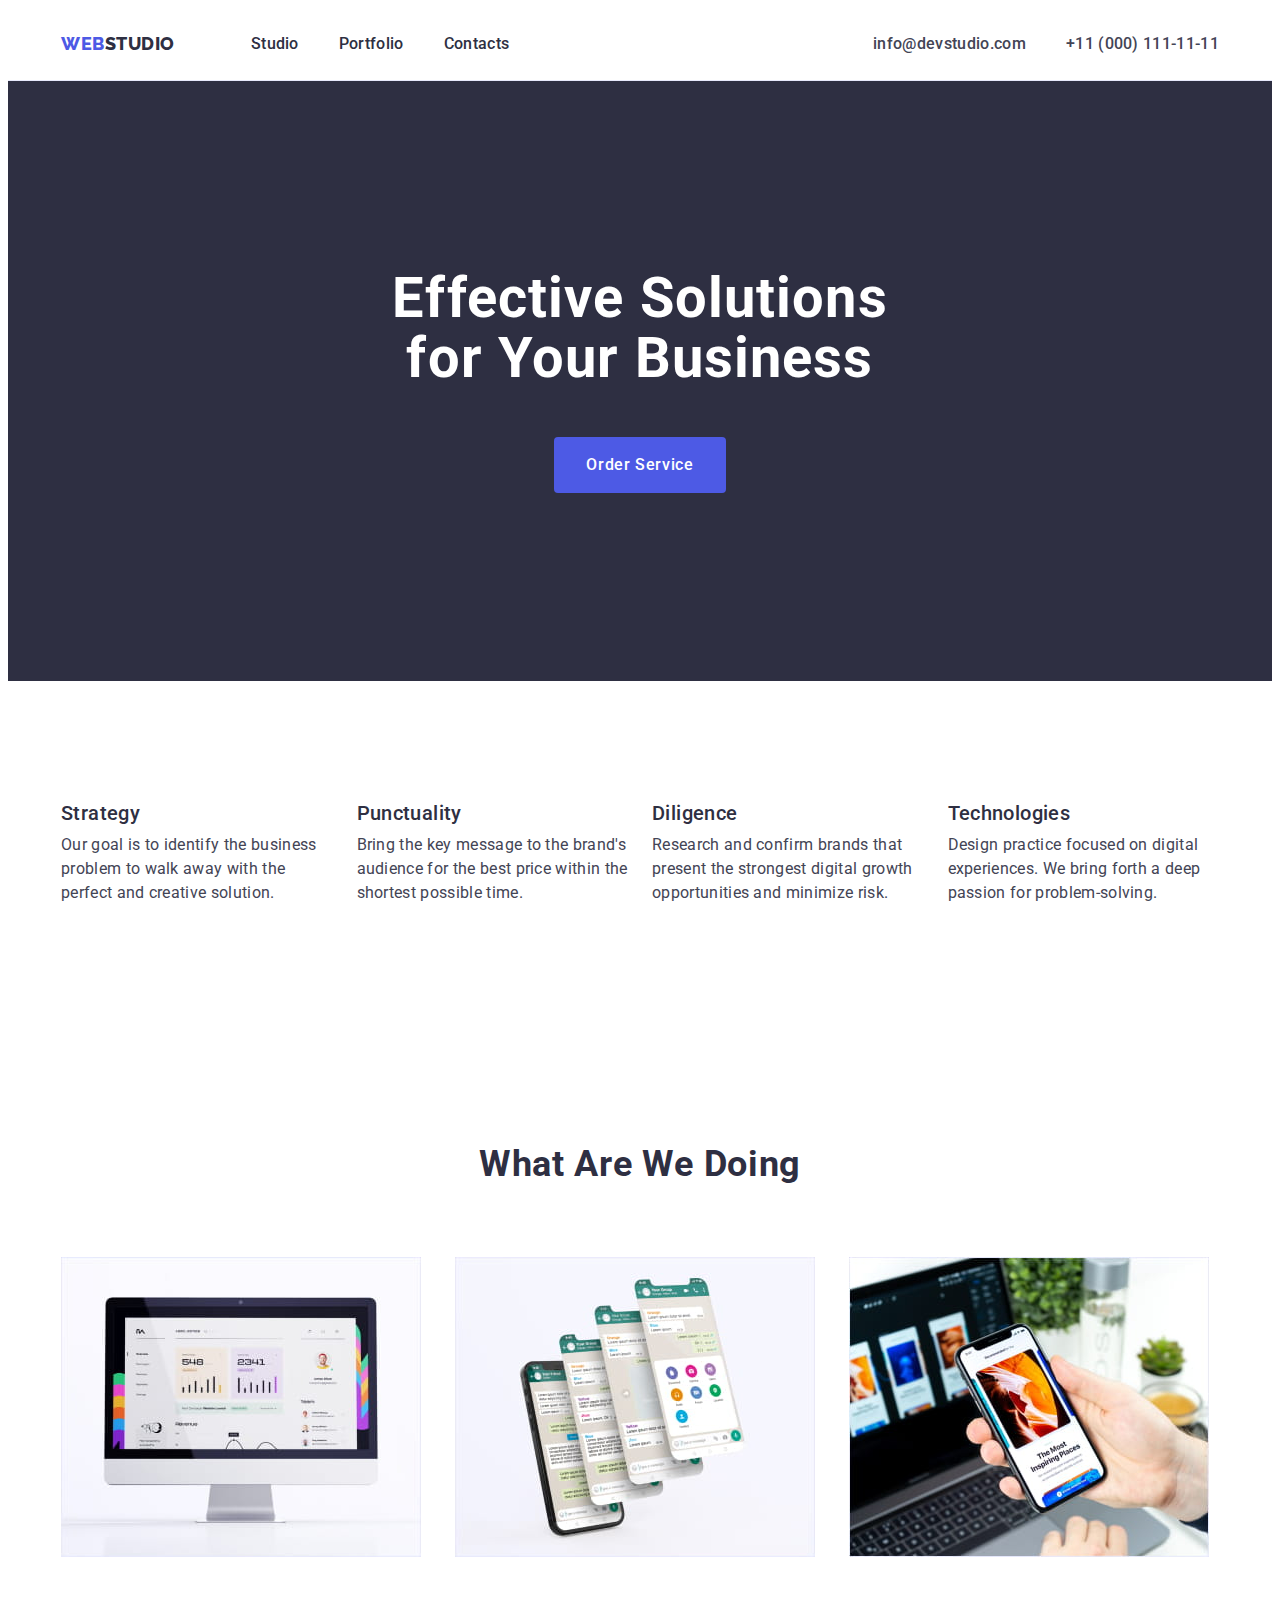
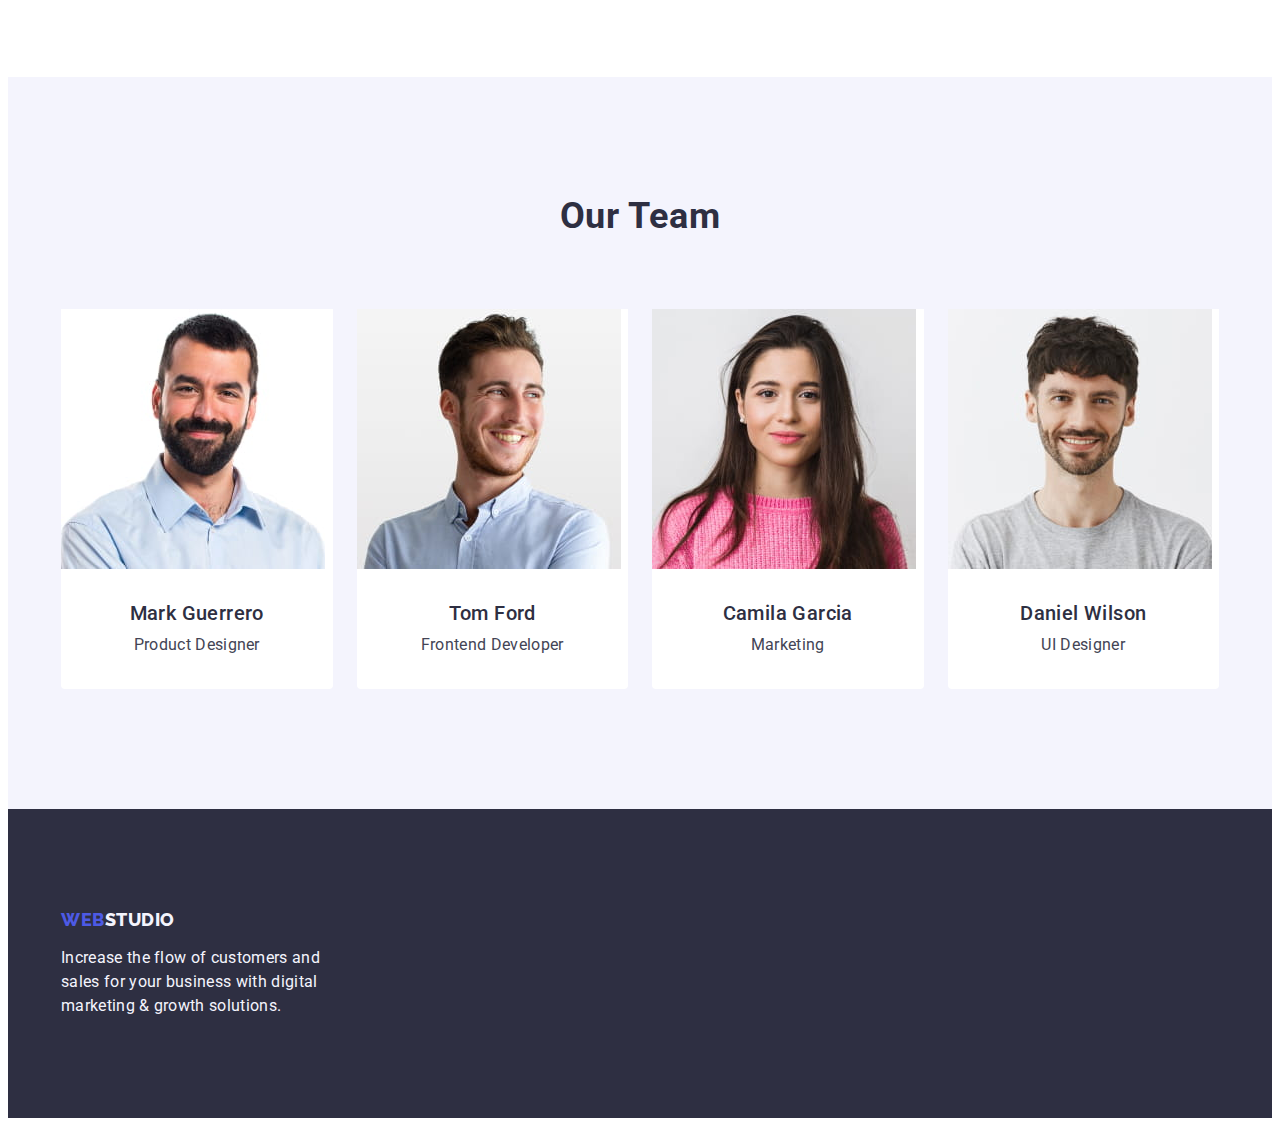
<file: index.html>
<!DOCTYPE html>
<html lang="en">
  <head>
    <meta charset="UTF-8" />
    <meta name="viewport" content="width=device-width, initial-scale=1.0" />
    <title>WEBSTUDIO</title>
    <link rel="preconnect" href="https://fonts.googleapis.com" />
    <link rel="preconnect" href="https://fonts.gstatic.com" crossorigin />
    <link
      href="https://fonts.googleapis.com/css2?family=Raleway:wght@800&family=Roboto:wght@400;500;700;900&display=swap"
      rel="stylesheet"
    />
    <link
      rel="stylesheet"
      href="https://cdnjs.cloudflare.com/ajax/libs/modern-normalize/2.0.0/modern-normalize.min.css"
      integrity="sha512-4xo8blKMVCiXpTaLzQSLSw3KFOVPWhm/TRtuPVc4WG6kUgjH6J03IBuG7JZPkcWMxJ5huwaBpOpnwYElP/m6wg=="
      crossorigin="anonymous"
      referrerpolicy="no-referrer"
    />
    <link href="./css/styles.css" rel="stylesheet" />
  </head>

  <body>
    <header class="header">
      <div class="container wraper-header">
        <nav class="list-menu">
          <a class="logo link" href="./index.html"
            >Web<span class="logo-span">Studio</span></a
          >
          <ul class="ul-logo list">
            <li class="header-navigation">
              <a href="./index.html" class="linc-navigation link">Studio</a>
            </li>
            <li class="header-navigation">
              <a href="./portfolio.html" class="linc-navigation link"
                >Portfolio</a
              >
            </li>
            <li class="header-navigation">
              <a href="" class="linc-navigation link">Contacts</a>
            </li>
          </ul>
        </nav>
        <address class="address">
          <ul class="ul-logo-address list">
            <li class="address-li">
              <a
                href="mailto:info@devstudio.com"
                class="linc-navigation-addr link"
                >info@devstudio.com</a
              >
            </li>
            <li class="address-li">
              <a href="tel:+110001111111" class="linc-navigation-addr link"
                >+11 (000) 111-11-11</a
              >
            </li>
          </ul>
        </address>
      </div>
    </header>
    <main>
      <section class="index-section-one">
        <div class="container">
          <h1 class="main-header">Effective Solutions for Your Business</h1>
          <button class="main-but" type="button">Order Service</button>
        </div>
      </section>
      <section class="future section">
        <div class="container">
          <h2 class="visually-hidden">content</h2>
          <ul class="small-list list">
            <li class="calc">
              <h3 class="headerthree-in-li">Strategy</h3>
              <p class="p-in-li">
                Our goal is to identify the business problem to walk away with
                the perfect and creative solution.
              </p>
            </li>
            <li class="calc">
              <h3 class="headerthree-in-li">Punctuality</h3>
              <p class="p-in-li">
                Bring the key message to the brand's audience for the best price
                within the shortest possible time.
              </p>
            </li>
            <li class="calc">
              <h3 class="headerthree-in-li">Diligence</h3>
              <p class="p-in-li">
                Research and confirm brands that present the strongest digital
                growth opportunities and minimize risk.
              </p>
            </li>
            <li class="calc">
              <h3 class="headerthree-in-li">Technologies</h3>
              <p class="p-in-li">
                Design practice focused on digital experiences. We bring forth a
                deep passion for problem-solving.
              </p>
            </li>
          </ul>
        </div>
      </section>
      <section class="section">
        <div class="container">
          <h2 class="header-section-two">What are we doing</h2>
          <ul class="photo-list list">
            <li class="calc-photo">
              <img src="./images/iMac.jpg" alt="iMac" width="360" />
            </li>
            <li class="calc-photo">
              <img src="./images/phone.jpg" alt="phone" width="360" />
            </li>
            <li class="calc-photo">
              <img
                src="./images/phone_for_laptop.jpg"
                alt="phone for laptop"
                width="360"
              />
            </li>
          </ul>
        </div>
      </section>
      <section class="index-section-four section">
        <div class="container">
          <h2 class="index-main-header-section-four">Our Team</h2>
          <ul class="team-list list">
            <li class="team-list-li calc">
              <img
                src="./images/man_with_beard.jpg"
                alt="man with beard"
                width="264"
              />
              <div class="name-and-job">
                <h3 class="li-htwo">Mark Guerrero</h3>
                <p class="team-job p-in-li">Product Designer</p>
              </div>
            </li>
            <li class="team-list-li calc">
              <img src="./images/man.jpg" alt="man" width="264" />
              <div class="name-and-job">
                <h3 class="li-htwo">Tom Ford</h3>
                <p class="team-job p-in-li">Frontend Developer</p>
              </div>
            </li>
            <li class="team-list-li calc">
              <img src="./images/woman.jpg" alt="woman" width="264" />
              <div class="name-and-job">
                <h3 class="li-htwo">Camila Garcia</h3>
                <p class="team-job p-in-li">Marketing</p>
              </div>
            </li>
            <li class="team-list-li calc">
              <img
                src="./images/man_with_stubble.jpg"
                alt="man with stubble"
                width="264"
              />
              <div class="name-and-job">
                <h3 class="li-htwo">Daniel Wilson</h3>
                <p class="team-job p-in-li">UI Designer</p>
              </div>
            </li>
          </ul>
        </div>
      </section>
    </main>
    <footer class="footer">
      <div class="container">
        <a class="logo-footer link" href="./index.html"
          >Web<span class="footer-logo-span">Studio</span></a
        >
        <p class="footer-text">
          Increase the flow of customers and sales for your business with
          digital marketing & growth solutions.
        </p>
      </div>
    </footer>
  </body>
</html>
</file>
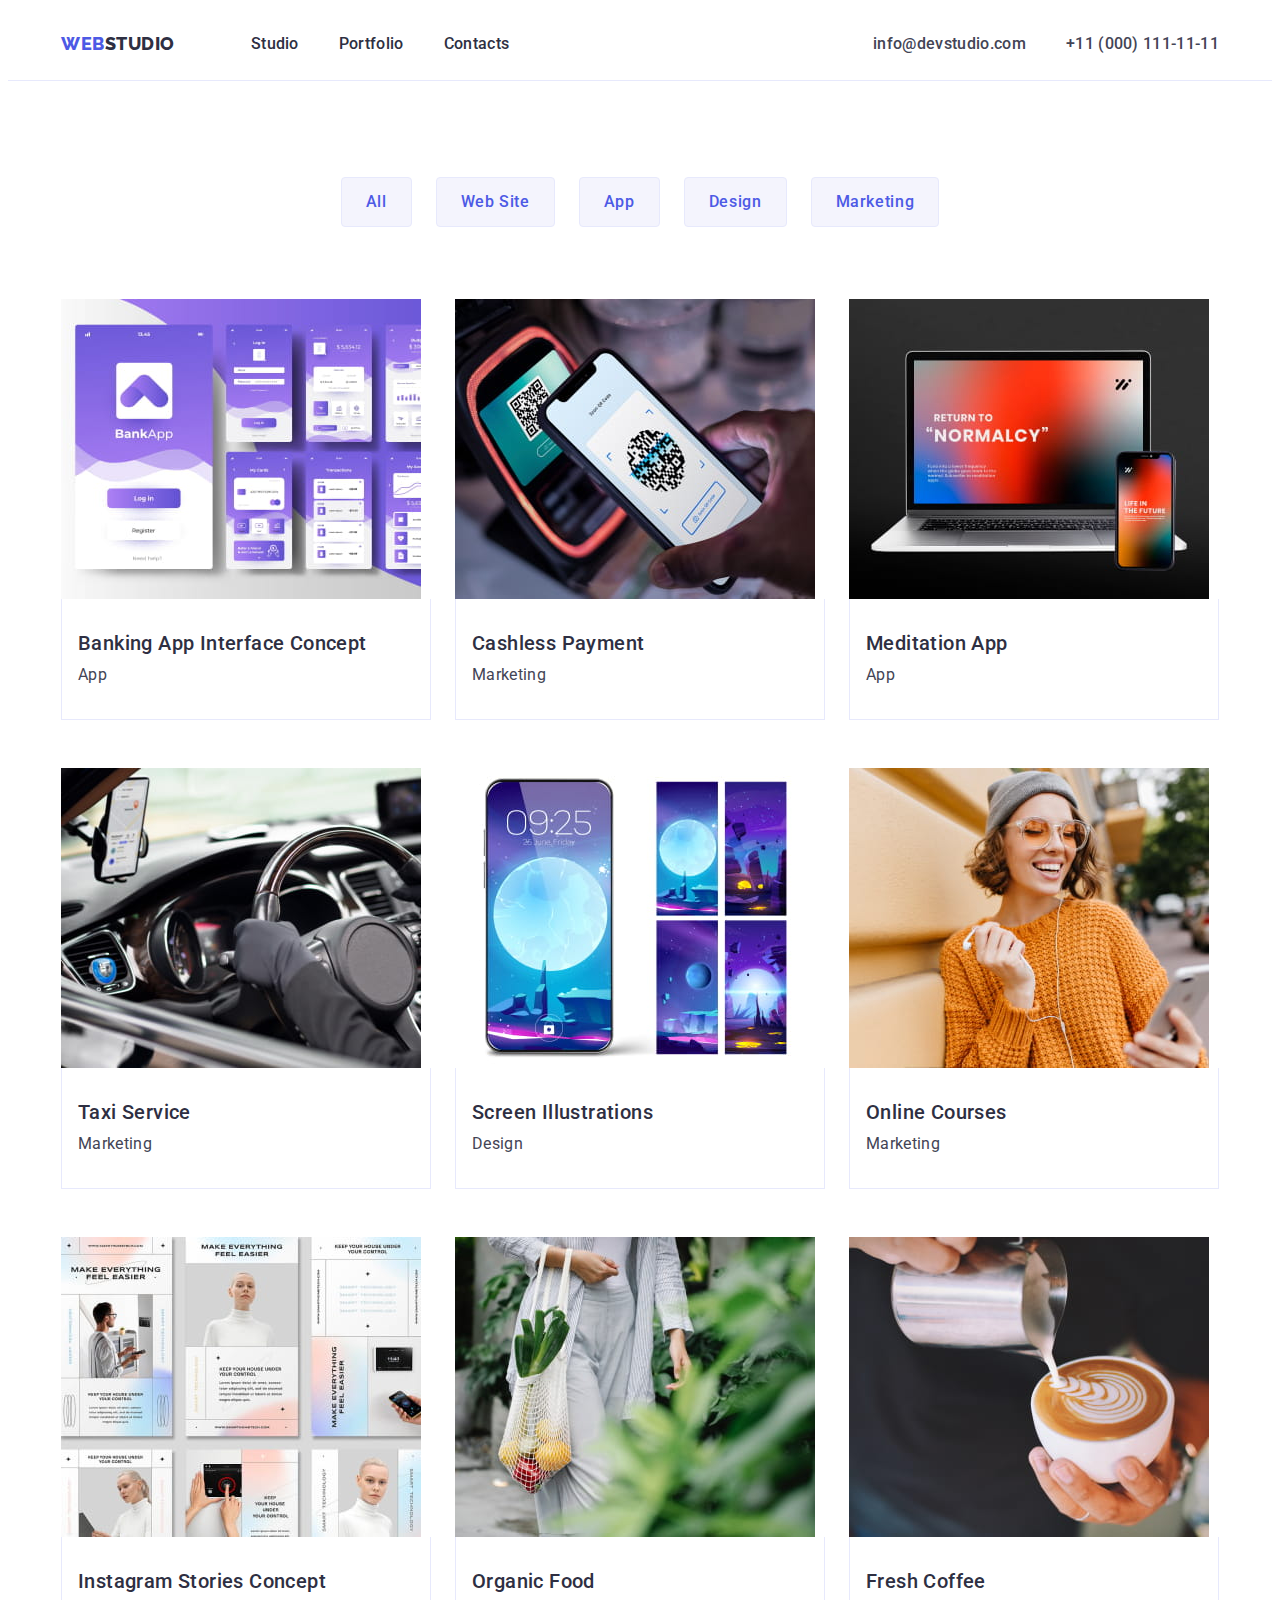
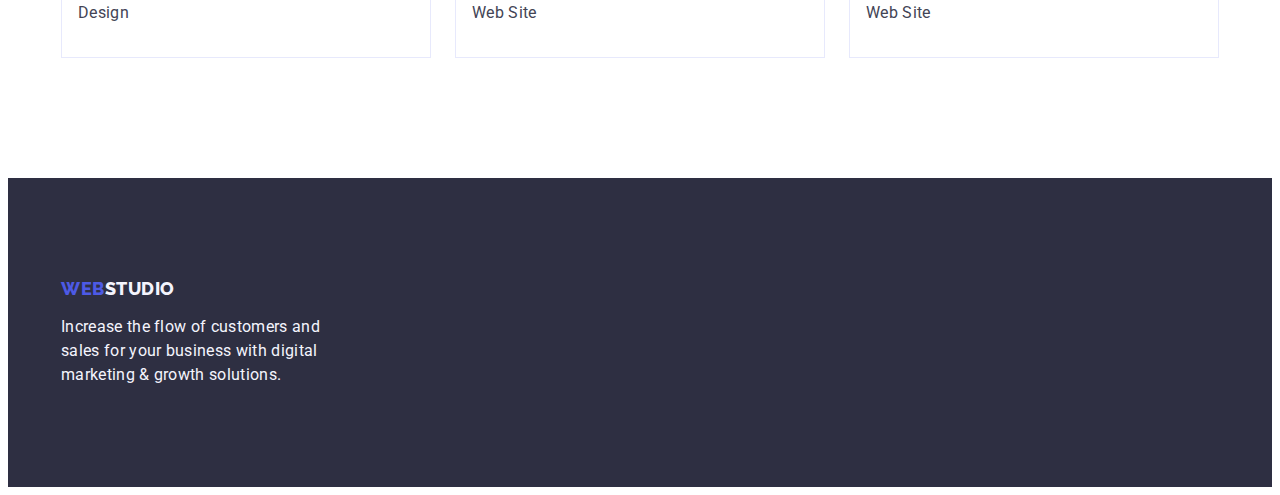
<file: portfolio.html>
<!DOCTYPE html>
<html lang="en">
  <head>
    <meta charset="UTF-8" />
    <meta name="viewport" content="width=device-width, initial-scale=1.0" />
    <title>Document</title>
    <link rel="preconnect" href="https://fonts.googleapis.com" />
    <link rel="preconnect" href="https://fonts.gstatic.com" crossorigin />
    <link
      href="https://fonts.googleapis.com/css2?family=Raleway:wght@800&family=Roboto:wght@400;500;700;900&display=swap"
      rel="stylesheet"
    />
    <link
      rel="stylesheet"
      href="https://cdnjs.cloudflare.com/ajax/libs/modern-normalize/2.0.0/modern-normalize.min.css"
      integrity="sha512-4xo8blKMVCiXpTaLzQSLSw3KFOVPWhm/TRtuPVc4WG6kUgjH6J03IBuG7JZPkcWMxJ5huwaBpOpnwYElP/m6wg=="
      crossorigin="anonymous"
      referrerpolicy="no-referrer"
    />
    <link href="./css/styles.css" rel="stylesheet" />
  </head>
  <body>
    <header class="header">
      <div class="container wraper-header">
        <nav class="list-menu">
          <a class="logo link" href="./index.html"
            >Web<span class="logo-span">Studio</span></a
          >
          <ul class="ul-logo list">
            <li class="header-navigation">
              <a href="./index.html" class="linc-navigation link">Studio</a>
            </li>
            <li class="header-navigation">
              <a href="./portfolio.html" class="linc-navigation link"
                >Portfolio</a
              >
            </li>
            <li class="header-navigation">
              <a href="" class="linc-navigation link">Contacts</a>
            </li>
          </ul>
        </nav>
        <address class="address">
          <ul class="ul-logo-address list">
            <li class="address-li">
              <a
                href="mailto:info@devstudio.com"
                class="linc-navigation-addr link"
                >info@devstudio.com</a
              >
            </li>
            <li class="address-li">
              <a href="tel:+110001111111" class="linc-navigation-addr link"
                >+11 (000) 111-11-11</a
              >
            </li>
          </ul>
        </address>
      </div>
    </header>
    <main>
      <section class="portfolio-section">
        <div class="container">
          <h1 class="visually-hidden">.</h1>
          <ul class="portfolio-ul-but list">
            <li><button class="portfolio-but" type="button">All</button></li>
            <li>
              <button class="portfolio-but" type="button">Web Site</button>
            </li>
            <li><button class="portfolio-but" type="button">App</button></li>
            <li><button class="portfolio-but" type="button">Design</button></li>
            <li>
              <button class="portfolio-but" type="button">Marketing</button>
            </li>
          </ul>
          <ul class="portfolio-photo-list list">
            <li class="portfolio-photo-li calc-photo">
              <a class="linc-photo link" href="#">
                <img
                  class="photo-portfolio"
                  src="./images/app_bank.jpg"
                  alt="app_bank"
                  width="360"
                />
                <div class="name-and-category">
                  <h2 class="portfolio-li-htwo">
                    Banking App Interface Concept
                  </h2>
                  <p class="portfolio-p-in-li">App</p>
                </div>
              </a>
            </li>
            <li class="portfolio-photo-li calc-photo">
              <a class="linc-photo link" href="#">
                <img
                  class="photo-portfolio"
                  src="./images/phone_for_terminal.jpg"
                  alt="phone_for_terminal"
                  width="360"
                />
                <div class="name-and-category">
                  <h2 class="portfolio-li-htwo">Cashless Payment</h2>
                  <p class="portfolio-p-in-li">Marketing</p>
                </div>
              </a>
            </li>
            <li class="portfolio-photo-li calc-photo">
              <a class="linc-photo link" href="#">
                <img
                  class="photo-portfolio"
                  src="./images/laptop_and_phone.jpg"
                  alt="laptop_and_phone"
                  width="360"
                />
                <div class="name-and-category">
                  <h2 class="portfolio-li-htwo">Meditation App</h2>
                  <p class="portfolio-p-in-li">App</p>
                </div>
              </a>
            </li>
            <li class="portfolio-photo-li calc-photo">
              <a class="linc-photo link" href="#">
                <img
                  class="photo-portfolio"
                  src="./images/interior_of_car.jpg"
                  alt="interior_of_car"
                  width="360"
                />
                <div class="name-and-category">
                  <h2 class="portfolio-li-htwo">Taxi Service</h2>
                  <p class="portfolio-p-in-li">Marketing</p>
                </div>
              </a>
            </li>
            <li class="portfolio-photo-li calc-photo">
              <a class="linc-photo link" href="#">
                <img
                  class="photo-portfolio"
                  src="./images/phone_two.jpg"
                  alt="phone_two"
                  width="360"
                />
                <div class="name-and-category">
                  <h2 class="portfolio-li-htwo">Screen Illustrations</h2>
                  <p class="portfolio-p-in-li">Design</p>
                </div>
              </a>
            </li>
            <li class="portfolio-photo-li calc-photo">
              <a class="linc-photo link" href="#">
                <img
                  class="photo-portfolio"
                  src="./images/woman_in_orange_sweater.jpg"
                  alt="woman_in_orange_sweater"
                  width="360"
                />
                <div class="name-and-category">
                  <h2 class="portfolio-li-htwo">Online Courses</h2>
                  <p class="portfolio-p-in-li">Marketing</p>
                </div>
              </a>
            </li>
            <li class="portfolio-photo-li calc-photo">
              <a class="linc-photo link" href="#">
                <img
                  class="photo-portfolio"
                  src="./images/make.jpg"
                  alt="make"
                  width="360"
                />
                <div class="name-and-category">
                  <h2 class="portfolio-li-htwo">Instagram Stories Concept</h2>
                  <p class="portfolio-p-in-li">Design</p>
                </div>
              </a>
            </li>
            <li class="portfolio-photo-li calc-photo">
              <a class="linc-photo link" href="#">
                <img
                  class="photo-portfolio"
                  src="./images/plastic_bag.jpg"
                  alt="plastic_bag"
                  width="360"
                />
                <div class="name-and-category">
                  <h2 class="portfolio-li-htwo">Organic Food</h2>
                  <p class="portfolio-p-in-li">Web Site</p>
                </div>
              </a>
            </li>
            <li class="portfolio-photo-li calc-photo">
              <a class="linc-photo link" href="#">
                <img
                  class="photo-portfolio"
                  src="./images/coffee.jpg"
                  alt="coffee"
                  width="360"
                />
                <div class="name-and-category">
                  <h2 class="portfolio-li-htwo">Fresh Coffee</h2>
                  <p class="portfolio-p-in-li">Web Site</p>
                </div>
              </a>
            </li>
          </ul>
        </div>
      </section>
    </main>
    <footer class="footer">
      <div class="container">
        <a class="logo-footer link" href="./index.html"
          >Web<span class="footer-logo-span">Studio</span></a
        >
        <p class="footer-text">
          Increase the flow of customers and sales for your business with
          digital marketing & growth solutions.
        </p>
      </div>
    </footer>
  </body>
</html>
</file>
<file: css/styles.css>
:root {
    --white-color: #ffffff;
    --blue-black-color: #2e2f42;
    --blue-color: #404bbf;
    --blue-white-color: #4d5ae5;
    --grey-color: #434455;
    --light-white-color: #e7e9fc;
}

.visually-hidden {
    position: absolute;
    width: 1px;
    height: 1px;
    margin: -1px;
    border: 0;
    padding: 0;

    white-space: nowrap;
    clip-path: inset(100%);
    clip: rect(0 0 0 0);
    overflow: hidden;
}

.header {
    padding-top: 24px;
    padding-bottom: 24px;
    border-bottom: 1px solid #e7e9fc;
}

body {
    font-family: "Roboto", sans-serif;
    background-color: var(--white-color);
    color: #434455;
}

h1,
h2,
h3,
h4,
h5,
h6,
p,
ul,
ol,
li,
figure,
figcaption,
blockquote,
dl,
dd {
    margin: 0px;
}

ul,
ol{
    padding: 0;
}

img {
    max-width: 100%;
    display: block;
}

/* button {
    padding: 0px;
    border: none;
} */

/* ======================header================= */

.list {
    list-style: none;
}

.container {
    margin: 0 auto;
    padding: 0 15px;
    max-width: 1158px;
}
.section {
    padding: 120px 0;
}

.wraper-header {
    display: flex;
    justify-content: space-between;
}

.list-menu {
    display: flex;
    align-items: center;
}

.ul-logo {
    display: flex;
    gap: 40px;
}

.link {
    text-decoration: none;
}

.logo {
    margin-right: 76px;
    font-family: "Raleway", sans-serif;
    font-weight: 800;
    font-size: 18px;
    line-height: 1.17;
    letter-spacing: 0.03em;
    text-transform: uppercase;
    color: #4d5ae5;
}

.logo-span {
    display: inline-block;
    color: var(--blue-black-color);
}

.linc-navigation {
    padding-bottom: 24px;
    padding-top: 24px;
    font-weight: 500;
    font-size: 16px;
    line-height: 1.5;
    letter-spacing: 0.02em;
    color: var(--blue-black-color);
}

.linc-navigation:hover {
    color: #404bbf;
}

.linc-navigation:focus {
    color: #404bbf;
}

.linc-navigation-addr {
    font-weight: 500;
    font-size: 16px;
    line-height: 1.5;
    letter-spacing: 0.02em;
    color: var(--grey-color);
}

.linc-navigation-addr:hover {
    color: #404bbf;
}

.linc-navigation-addr:focus {
    color: #404bbf;
}

.address {
    font-style: normal
}

.ul-logo-address {
    display: flex;
    
    gap: 40px;
    text-decoration: none;
}

.header-navigation {
    font-weight: 500;
    font-size: 16px;
    line-height: 1.5;
    letter-spacing: 0.02em;
    color: var(--blue-black-color);
}

.address-li {
    font-weight: 400;
}

/* ======================/header================= */

.index-section-one {
    display: flex;
    flex-direction: column;
    align-items: center;

    padding: 188px 0;
    background-color: var(--blue-black-color);
}

.main-header {
    max-width: 496px;
    font-weight: bold;
    font-size: 56px;
    line-height: 1.07;
    letter-spacing: 0.02em;
    color: var(--white-color);
    text-align: center;
}

.main-but {
    display: block;
    min-width: 169px;
    height: 56px;
    margin-top: 48px;
    margin-left: auto;
    margin-right: auto;
    padding: 16px 32px;
    border: none;
    border-radius: 4px;
    color: var(--white-color);
    background: #4D5AE5;
    background-color: var(--blue-white-color);
    font-family: "Roboto", sans-serif;
    font-weight: 500;
    font-size: 16px;
    line-height: 1.5;
    letter-spacing: 0.04em;
    cursor: pointer
}

.main-but:hover {
    background-color: #404BBF;
}

.main-but:focus {
    background-color: #404BBF;
}

.future {
    padding-top: 120px;
    padding-bottom: 120px;
}

.small-list {
    display: flex;
    gap: 24px;
}

.calc {
    width: calc((100% - 72px) / 4);
}

.headerthree-in-li {
    margin-bottom: 8px;
    font-weight: 500;
    font-size: 20px;
    line-height: 1.2;
    letter-spacing: 0.02em;
    color: var(--blue-black-color);
}

.p-in-li {
    color: var(--grey-color);
    font-weight: 400;
    font-size: 16px;
    line-height: 1.5;
    letter-spacing: 0.02em
}

.header-section-two {
    margin-bottom: 72px;
    font-size: 36px;
    line-height: 1.11;
    text-align: center;
    letter-spacing: 0.02em;
    text-transform: capitalize;
    color: var(--blue-black-color);
}

.photo-list {
    display: flex;

    gap: 24px;
}

.calc-photo {
    width: calc((100% - 48px) / 3);
}

/* ======================index-sector-four================= */

.index-section-four {
    /* padding-bottom: 0; */
    background-color: #F4F4FD;
}

.index-main-header-section-four {
    margin-bottom: 72px;
    font-size: 36px;
    line-height: 1.11;
    text-align: center;
    letter-spacing: 0.02em;
    text-transform: capitalize;
    color: var(--blue-black-color);
}

.li-htwo {
    margin-bottom: 8px;
    text-align: center;
    font-weight: 500;
    font-size: 20px;
    line-height: 1.2;
    letter-spacing: 0.02em;
    color: var(--blue-black-color);
    background-color: #FFFFFF;
}

.team-list {
    display: flex;

    gap: 24px;
}

.team-list-li {
    border-radius: 0px 0px 4px 4px;
    background-color: #FFFFFF;
}

.name-and-job {
    padding: 32px 0;

}

.team-job {
    text-align: center;
}

/* ======================portfolio================= */

.portfolio-section {
    padding-top: 96px;
    padding-bottom: 120px;
}

.portfolio-ul-but {
    display: flex;
    justify-content: center;

    gap: 24px;
    margin-bottom: 72px;
}

.portfolio-but {
    padding: 12px 24px;
    border-radius: 4px;
    border: 1px solid var(--light-white-color);
}

.portfolio-but:hover {
    border: 1px solid transparent;
    color: var(--white-color);
    background-color: var(--blue-color);
}

.portfolio-but:focus {
    border: 1px solid transparent;
    color: var(--white-color);
    background-color: var(--blue-color);
}

.portfolio-photo-list {
    display: flex;
    justify-content: space-between;
    flex-wrap: wrap;

    column-gap: 24px;
    row-gap: 48px;
}

.portfolio-photo-li {

}

.linc-photo {
    text-decoration: none;
}

.name-and-category {
    padding: 32px 16px;
    border: 1px solid #e7e9fc;
    border-top: none;
}

.portfolio-li-htwo {
    margin-bottom: 8px;
    font-weight: 500;
    font-size: 20px;
    line-height: 1.2;
    letter-spacing: 0.02em;
    color: var(--blue-black-color);
    background-color: #FFFFFF;
}

.portfolio-p-in-li {
    margin-top: 8px;
    color: var(--grey-color);
    font-weight: 400;
    font-size: 16px;
    line-height: 1.5;
    letter-spacing: 0.02em
}

.portfolio-but {
    font-family: "Roboto", sans-serif;
    font-weight: 500;
    font-size: 16px;
    line-height: 1.5;
    letter-spacing: 0.04em;
    color: #4d5ae5;
    background-color: #F4F4FD;
    cursor: pointer;
}

/* ======================footer================= */

.footer {
    padding-top: 100px;
    padding-bottom: 100px;
    background-color: var(--blue-black-color);
}

.footer-logo-span {
    color: #F4F4FD;
}

.footer-text {
    max-width: 264px;
    line-height: 1.5;
    color: #F4F4FD;
    letter-spacing: 0.02em;
}

.logo-footer {
    display: inline-block;
    margin-bottom: 16px;
    font-family: "Raleway", sans-serif;
    font-weight: 800;
    font-size: 18px;
    line-height: 1.17;
    letter-spacing: 0.03em;
    text-transform: uppercase;
    color: #4d5ae5;
}
</file>
